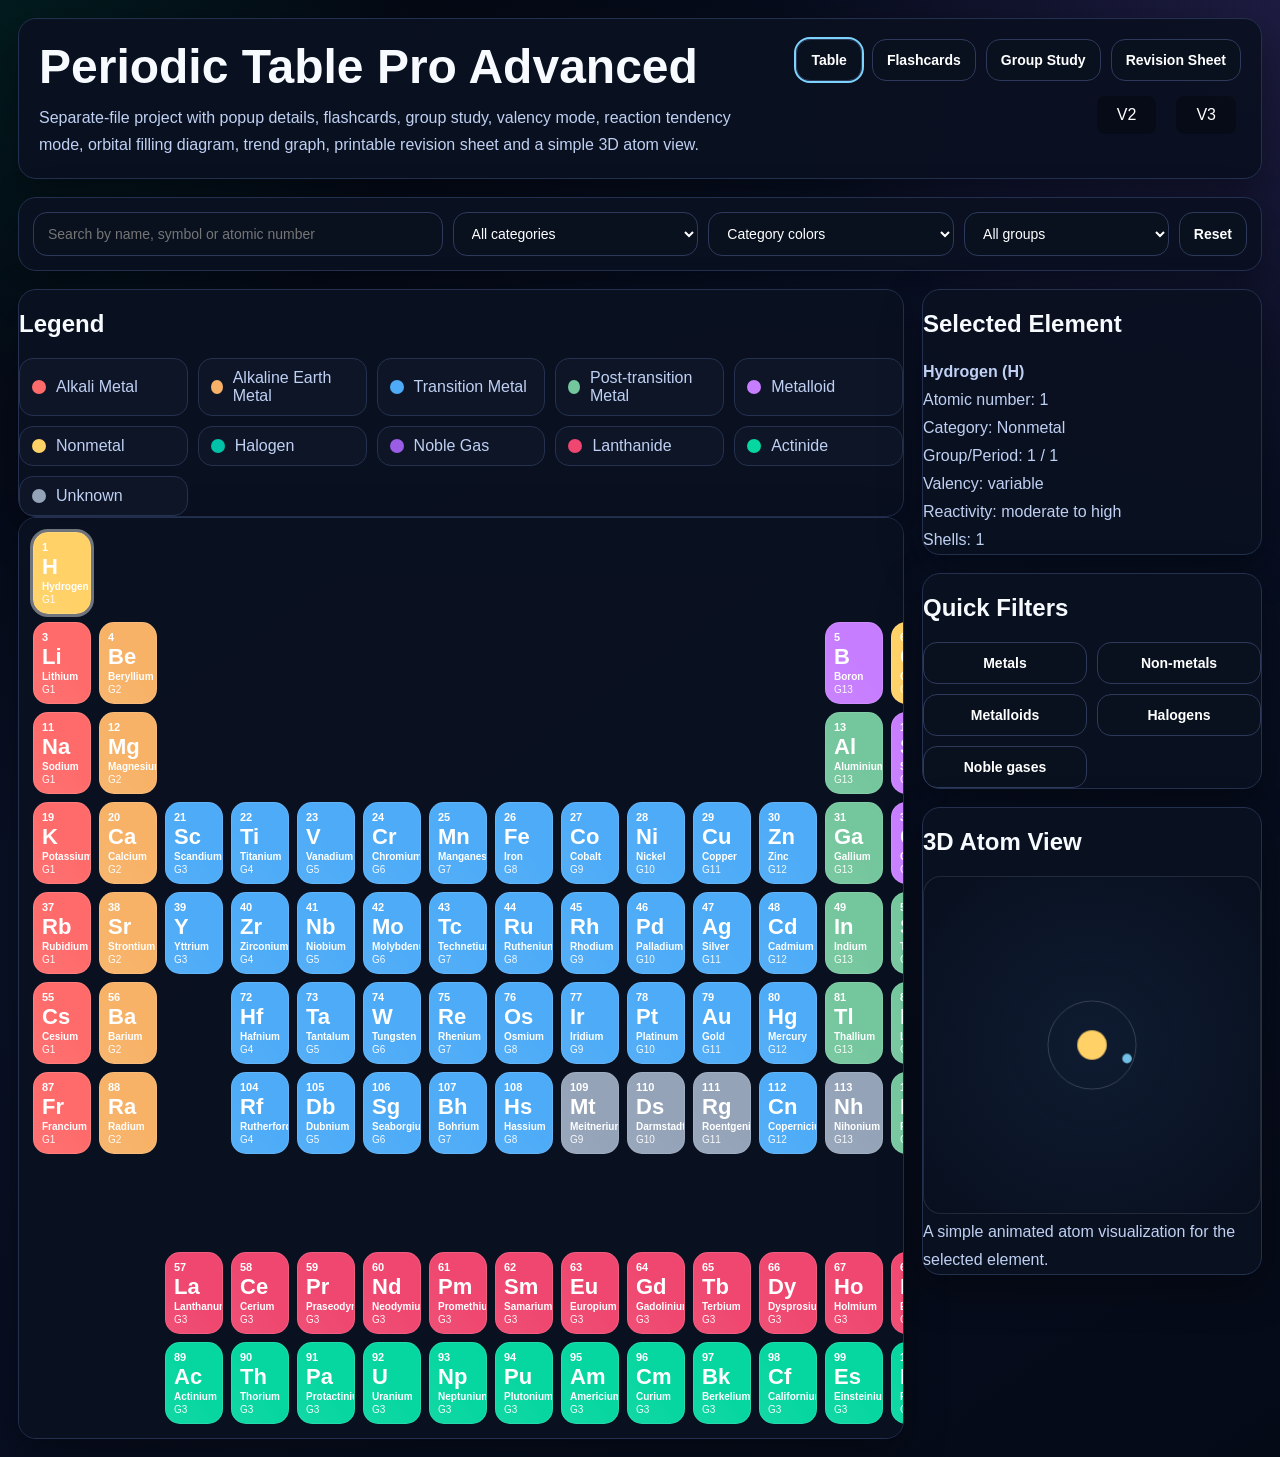
<file: index.html>
<!DOCTYPE html>
<html lang="en">
<head>
  <meta charset="UTF-8" />
  <meta name="viewport" content="width=device-width, initial-scale=1.0" />
  <title>Periodic Table Pro Advanced</title>
  <link rel="stylesheet" href="style.css" />
</head>
<body>
  <div class="app">
    <header class="hero">
      <div>
        <h1>Periodic Table Pro Advanced</h1>
        <p>Separate-file project with popup details, flashcards, group study, valency mode, reaction tendency mode, orbital filling diagram, trend graph, printable revision sheet and a simple 3D atom view.</p>
      </div>
      <nav class="tabs">
        <button class="tab-btn active" data-view="tableView">Table</button>
        <button class="tab-btn" data-view="flashView">Flashcards</button>
        <button class="tab-btn" data-view="groupView">Group Study</button>
        <button class="tab-btn" data-view="revisionView">Revision Sheet</button>
        <a href="V2/V2.html">V2</a>
        <a href="V3/V3.html">V3</a>
      </nav>
    </header>

    <section class="toolbar panel">
      <input id="searchInput" type="text" placeholder="Search by name, symbol or atomic number" />
      <select id="categoryFilter"><option value="all">All categories</option></select>
      <select id="viewMode">
        <option value="category">Category colors</option>
        <option value="valency">Valency mode</option>
        <option value="reactivity">Reaction tendency mode</option>
        <option value="group">Group highlight</option>
        <option value="block">Block mode</option>
      </select>
      <select id="groupFilter"><option value="all">All groups</option></select>
      <button id="resetBtn">Reset</button>
    </section>

    <main class="main-grid">
      <section class="content">
        <section id="tableView" class="view active-view">
          <div class="panel">
            <h2>Legend</h2>
            <div id="legend" class="legend-grid"></div>
          </div>
          <div class="panel table-panel">
            <div id="periodicTable" class="periodic-table"></div>
          </div>
        </section>

        <section id="flashView" class="view">
          <div class="panel flash-toolbar">
            <select id="flashFilter"><option value="all">All flashcards</option></select>
            <button id="prevFlash">Previous</button>
            <button id="flipFlash">Flip</button>
            <button id="nextFlash">Next</button>
          </div>
          <div class="flash-wrap">
            <div id="flashcard" class="flashcard">
              <div class="flash-side flash-front"></div>
              <div class="flash-side flash-back"></div>
            </div>
          </div>
        </section>

        <section id="groupView" class="view">
          <div class="split-grid">
            <div class="panel">
              <h2>Group-wise Study Mode</h2>
              <select id="groupStudySelect"></select>
              <div id="groupStudyInfo" class="info-block"></div>
              <div id="groupStudyElements" class="mini-grid"></div>
            </div>
            <div class="panel">
              <h2>Trend Visualization</h2>
              <div class="chart-controls">
                <select id="trendMetric">
                  <option value="trendRadius">Atomic radius trend</option>
                  <option value="trendEN">Electronegativity trend</option>
                </select>
                <select id="trendScope">
                  <option value="group">Selected group</option>
                  <option value="period">Selected period</option>
                </select>
              </div>
              <canvas id="trendCanvas" width="640" height="320"></canvas>
              <div class="info-block" id="trendNotes"></div>
            </div>
          </div>
        </section>

        <section id="revisionView" class="view">
          <div class="panel">
            <div class="revision-header">
              <h2>Printable Revision Sheet</h2>
              <div class="revision-actions">
                <button id="buildRevision">Build Sheet</button>
                <button id="printSheet">Print</button>
              </div>
            </div>
            <div id="revisionSheet" class="revision-grid"></div>
          </div>
        </section>
      </section>

      <aside class="sidebar">
        <div class="panel">
          <h2>Selected Element</h2>
          <div id="selectedSummary" class="info-block">Select any element card.</div>
        </div>
        <div class="panel">
          <h2>Quick Filters</h2>
          <div class="quick-grid">
            <button class="quick-btn" data-quick="Metals">Metals</button>
            <button class="quick-btn" data-quick="Nonmetals">Non-metals</button>
            <button class="quick-btn" data-quick="Metalloids">Metalloids</button>
            <button class="quick-btn" data-quick="Halogens">Halogens</button>
            <button class="quick-btn" data-quick="Noble">Noble gases</button>
          </div>
        </div>
        <div class="panel">
          <h2>3D Atom View</h2>
          <canvas id="atomCanvas" width="320" height="320"></canvas>
          <div id="atomCaption" class="info-block">A simple animated atom visualization for the selected element.</div>
        </div>
      </aside>
    </main>
  </div>

  <div id="popup" class="popup hidden">
    <div class="popup-card">
      <button id="closePopup" class="close-btn">×</button>
      <div id="popupBody"></div>
    </div>
  </div>

  <script src="script.js"></script>
</body>
</html>
</file>
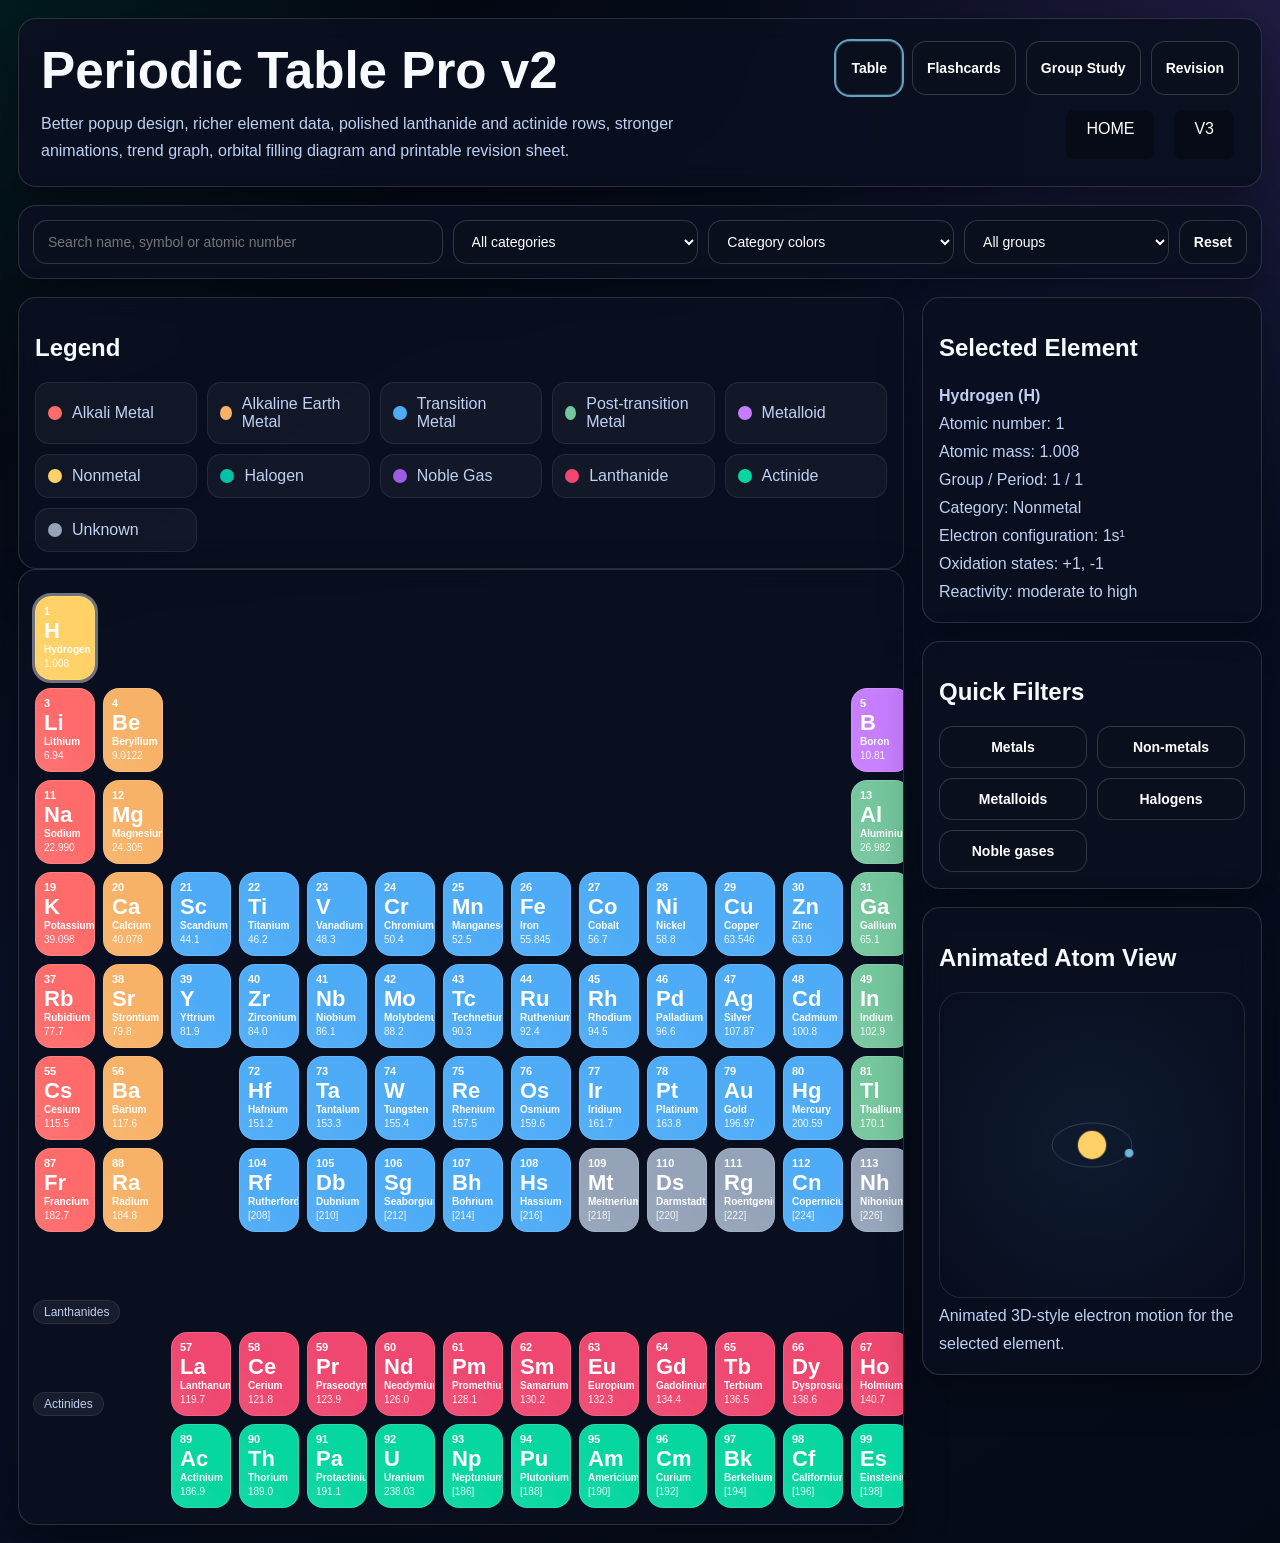
<file: V2/V2.html>
<!DOCTYPE html>
<html lang="en">
<head>
  <meta charset="UTF-8">
  <meta name="viewport" content="width=device-width, initial-scale=1.0">
  <title>Periodic Table Pro v2</title>
  <link rel="stylesheet" href="style.css">
</head>
<body>
  <div class="app">
    <header class="hero glass">
      <div>
        <h1>Periodic Table Pro v2</h1>
        <p>Better popup design, richer element data, polished lanthanide and actinide rows, stronger animations, trend graph, orbital filling diagram and printable revision sheet.</p>
      </div>
      <nav class="nav-tabs">
        <button class="tab active" data-view="tableView">Table</button>
        <button class="tab" data-view="flashView">Flashcards</button>
        <button class="tab" data-view="groupView">Group Study</button>
        <button class="tab" data-view="revisionView">Revision</button>
        <a href="../index.html">HOME</a>
        <a href="../V3/V3.html">V3</a>
      </nav>
    </header>

    <section class="toolbar glass">
      <input id="searchInput" type="text" placeholder="Search name, symbol or atomic number">
      <select id="categoryFilter"><option value="all">All categories</option></select>
      <select id="modeFilter">
        <option value="category">Category colors</option>
        <option value="valency">Valency mode</option>
        <option value="reactivity">Reaction tendency</option>
        <option value="block">Block mode</option>
        <option value="group">Group highlight</option>
      </select>
      <select id="groupFilter"><option value="all">All groups</option></select>
      <button id="resetBtn">Reset</button>
    </section>

    <main class="layout">
      <section class="main-content">
        <section id="tableView" class="view active-view">
          <div class="glass panel">
            <h2>Legend</h2>
            <div id="legend" class="legend-grid"></div>
          </div>
          <div class="glass panel table-panel">
            <div class="series-label lanth-label">Lanthanides</div>
            <div class="series-label act-label">Actinides</div>
            <div id="periodicTable" class="periodic-table"></div>
          </div>
        </section>

        <section id="flashView" class="view">
          <div class="glass panel flash-toolbar">
            <select id="flashFilter"><option value="all">All flashcards</option></select>
            <div class="flash-controls">
              <button id="prevFlash">Previous</button>
              <button id="flipFlash">Flip</button>
              <button id="nextFlash">Next</button>
            </div>
            <div id="flashCounter" class="pill">1 / 1</div>
          </div>
          <div class="flash-wrap">
            <div id="flashcard" class="flashcard">
              <div class="flash-side flash-front"></div>
              <div class="flash-side flash-back"></div>
            </div>
          </div>
        </section>

        <section id="groupView" class="view">
          <div class="group-grid">
            <div class="glass panel">
              <h2>Group-wise Study</h2>
              <select id="groupStudySelect"></select>
              <div id="groupStudyInfo" class="info-block"></div>
              <div id="groupStudyElements" class="mini-grid"></div>
            </div>
            <div class="glass panel">
              <h2>Trend Visualization</h2>
              <div class="chart-controls">
                <select id="trendMetric">
                  <option value="trendRadius">Atomic radius trend</option>
                  <option value="trendEN">Electronegativity trend</option>
                </select>
                <select id="trendScope">
                  <option value="group">Selected group</option>
                  <option value="period">Current period</option>
                </select>
              </div>
              <canvas id="trendCanvas" width="680" height="340"></canvas>
              <div id="trendNotes" class="info-block"></div>
            </div>
          </div>
        </section>

        <section id="revisionView" class="view">
          <div class="glass panel">
            <div class="revision-top">
              <h2>Printable Revision Sheet</h2>
              <div class="revision-actions">
                <button id="buildRevision">Build Sheet</button>
                <button id="printSheet">Print</button>
              </div>
            </div>
            <div id="revisionSheet" class="revision-grid"></div>
          </div>
        </section>
      </section>

      <aside class="sidebar">
        <div class="glass panel">
          <h2>Selected Element</h2>
          <div id="selectedSummary" class="info-block">Choose an element card.</div>
        </div>
        <div class="glass panel">
          <h2>Quick Filters</h2>
          <div class="quick-grid">
            <button class="quick-btn" data-type="metal">Metals</button>
            <button class="quick-btn" data-type="nonmetal">Non-metals</button>
            <button class="quick-btn" data-type="metalloid">Metalloids</button>
            <button class="quick-btn" data-type="halogen">Halogens</button>
            <button class="quick-btn" data-type="noble">Noble gases</button>
          </div>
        </div>
        <div class="glass panel">
          <h2>Animated Atom View</h2>
          <canvas id="atomCanvas" width="320" height="320"></canvas>
          <div class="info-block" id="atomCaption">Animated 3D-style electron motion for the selected element.</div>
        </div>
      </aside>
    </main>
  </div>

  <div id="popup" class="popup hidden">
    <div class="popup-card glass">
      <button id="closePopup" class="close-btn">×</button>
      <div id="popupBody"></div>
    </div>
  </div>

  <script src="script.js"></script>
</body>
</html>
</file>
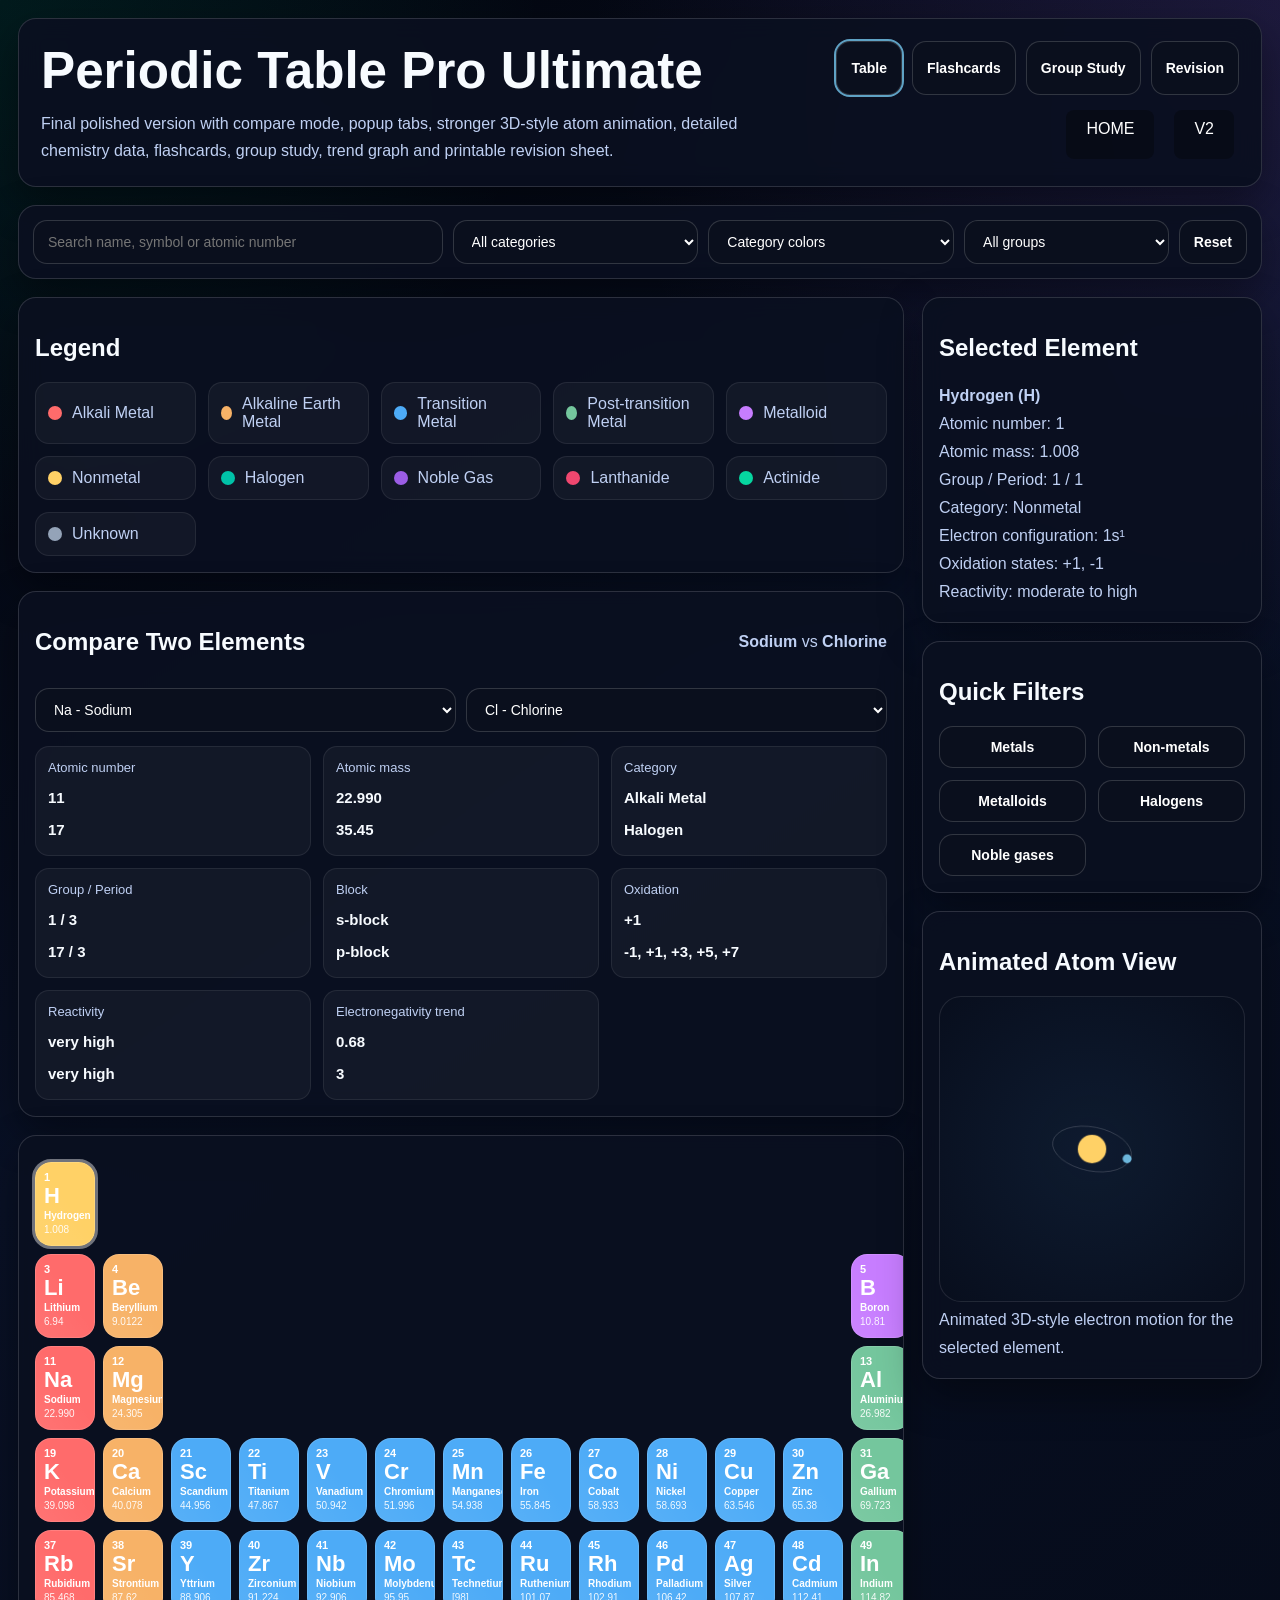
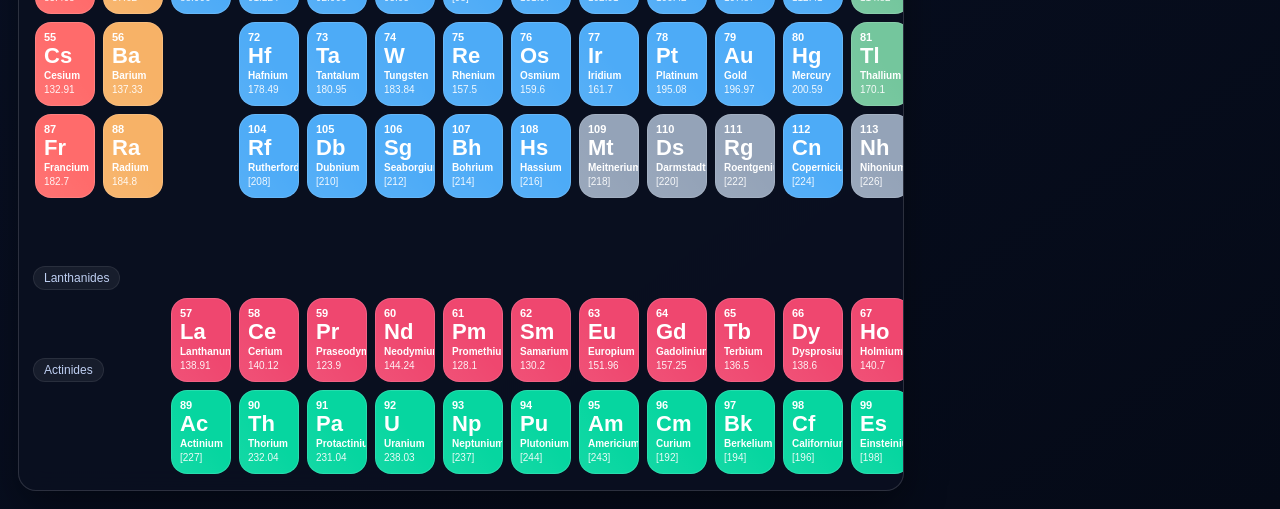
<file: V3/V3.html>
<!DOCTYPE html>
<html lang="en">
<head>
  <meta charset="UTF-8">
  <meta name="viewport" content="width=device-width, initial-scale=1.0">
  <title>Periodic Table Pro Ultimate</title>
  <link rel="stylesheet" href="style.css">
</head>
<body>
  <div class="app">
    <header class="hero glass">
      <div>
        <h1>Periodic Table Pro Ultimate</h1>
        <p>Final polished version with compare mode, popup tabs, stronger 3D-style atom animation, detailed chemistry data, flashcards, group study, trend graph and printable revision sheet.</p>
      </div>
      <nav class="nav-tabs">
        <button class="tab active" data-view="tableView">Table</button>
        <button class="tab" data-view="flashView">Flashcards</button>
        <button class="tab" data-view="groupView">Group Study</button>
        <button class="tab" data-view="revisionView">Revision</button>
        <a href="../index.html">HOME</a>
        <a href="../V2/V2.html">V2</a>
      </nav>
    </header>

    <section class="toolbar glass">
      <input id="searchInput" type="text" placeholder="Search name, symbol or atomic number">
      <select id="categoryFilter"><option value="all">All categories</option></select>
      <select id="modeFilter">
        <option value="category">Category colors</option>
        <option value="valency">Valency mode</option>
        <option value="reactivity">Reaction tendency</option>
        <option value="block">Block mode</option>
        <option value="group">Group highlight</option>
      </select>
      <select id="groupFilter"><option value="all">All groups</option></select>
      <button id="resetBtn">Reset</button>
    </section>

    <main class="layout">
      <section class="main-content">
        <section id="tableView" class="view active-view">
          <div class="glass panel">
            <h2>Legend</h2>
            <div id="legend" class="legend-grid"></div>
          </div>

          <div class="glass panel compare-panel">
            <div class="compare-top">
              <h2>Compare Two Elements</h2>
              <div id="compareSummary" class="info-block"></div>
            </div>
            <div class="compare-controls">
              <select id="compareA"></select>
              <select id="compareB"></select>
            </div>
            <div id="compareGrid" class="compare-grid"></div>
          </div>

          <div class="glass panel table-panel">
            <div class="series-label lanth-label">Lanthanides</div>
            <div class="series-label act-label">Actinides</div>
            <div id="periodicTable" class="periodic-table"></div>
          </div>
        </section>

        <section id="flashView" class="view">
          <div class="glass panel flash-toolbar">
            <select id="flashFilter"><option value="all">All flashcards</option></select>
            <div class="flash-controls">
              <button id="prevFlash">Previous</button>
              <button id="flipFlash">Flip</button>
              <button id="nextFlash">Next</button>
            </div>
            <div id="flashCounter" class="pill">1 / 1</div>
          </div>
          <div class="flash-wrap">
            <div id="flashcard" class="flashcard">
              <div class="flash-side flash-front"></div>
              <div class="flash-side flash-back"></div>
            </div>
          </div>
        </section>

        <section id="groupView" class="view">
          <div class="group-grid">
            <div class="glass panel">
              <h2>Group-wise Study</h2>
              <select id="groupStudySelect"></select>
              <div id="groupStudyInfo" class="info-block"></div>
              <div id="groupStudyElements" class="mini-grid"></div>
            </div>
            <div class="glass panel">
              <h2>Trend Visualization</h2>
              <div class="chart-controls">
                <select id="trendMetric">
                  <option value="trendRadius">Atomic radius trend</option>
                  <option value="trendEN">Electronegativity trend</option>
                </select>
                <select id="trendScope">
                  <option value="group">Selected group</option>
                  <option value="period">Current period</option>
                </select>
              </div>
              <canvas id="trendCanvas" width="680" height="340"></canvas>
              <div id="trendNotes" class="info-block"></div>
            </div>
          </div>
        </section>

        <section id="revisionView" class="view">
          <div class="glass panel">
            <div class="revision-top">
              <h2>Printable Revision Sheet</h2>
              <div class="revision-actions">
                <button id="buildRevision">Build Sheet</button>
                <button id="printSheet">Print</button>
              </div>
            </div>
            <div id="revisionSheet" class="revision-grid"></div>
          </div>
        </section>
      </section>

      <aside class="sidebar">
        <div class="glass panel">
          <h2>Selected Element</h2>
          <div id="selectedSummary" class="info-block">Choose an element card.</div>
        </div>
        <div class="glass panel">
          <h2>Quick Filters</h2>
          <div class="quick-grid">
            <button class="quick-btn" data-type="metal">Metals</button>
            <button class="quick-btn" data-type="nonmetal">Non-metals</button>
            <button class="quick-btn" data-type="metalloid">Metalloids</button>
            <button class="quick-btn" data-type="halogen">Halogens</button>
            <button class="quick-btn" data-type="noble">Noble gases</button>
          </div>
        </div>
        <div class="glass panel">
          <h2>Animated Atom View</h2>
          <canvas id="atomCanvas" width="320" height="320"></canvas>
          <div class="info-block">Animated 3D-style electron motion for the selected element.</div>
        </div>
      </aside>
    </main>
  </div>

  <div id="popup" class="popup hidden">
    <div class="popup-card glass">
      <button id="closePopup" class="close-btn">×</button>
      <div id="popupBody"></div>
    </div>
  </div>

  <script src="script.js"></script>
</body>
</html>
</file>
<file: style.css>
*{box-sizing:border-box}
:root{
  --bg:#05070d;
  --bg2:#0d1527;
  --panel:#0a1020;
  --panel2:#101833;
  --text:#f7fbff;
  --muted:#bfd0f3;
  --border:#23304f;
  --shadow:0 14px 40px rgba(0,0,0,.38);
  --radius:18px;
}
a {
  display: inline-block;
  padding: 10px 20px;
  background: rgb(0, 0, 0, .31);
  color: rgb(255, 255, 255);
  text-decoration: none;
  border-radius: 8px;
  margin: 5px;
}
body{
  margin:0;
  font-family:Inter,Arial,sans-serif;
  color:var(--text);
  background:
    radial-gradient(circle at top left, rgba(0,194,168,.12), transparent 22%),
    radial-gradient(circle at top right, rgba(155,93,229,.14), transparent 26%),
    linear-gradient(145deg,#02040a,#091126 38%,#050a17 100%);
}
.app{max-width:1700px;margin:0 auto;padding:18px}
.hero,.panel,.popup-card{
  background:rgba(10,16,32,.94);
  border:1px solid var(--border);
  border-radius:var(--radius);
  box-shadow:var(--shadow);
}
.hero{
  padding:20px;
  display:grid;
  grid-template-columns:1.5fr 1fr;
  gap:18px;
  align-items:start;
  margin-bottom:18px;
}
.hero h1{margin:0 0 10px;font-size:clamp(28px,4vw,48px)}
.hero p{margin:0;color:var(--muted);line-height:1.7}
.tabs{display:flex;flex-wrap:wrap;gap:10px;justify-content:flex-end}
button,input,select{
  border:1px solid #2d3a5c;
  background:#09111f;
  color:#fff;
  border-radius:14px;
  padding:12px 14px;
  font-size:14px;
}
button{cursor:pointer;font-weight:700}
button:hover{background:#12203b}
.tab-btn.active,.quick-btn.active{outline:2px solid #7dd3fc}
.toolbar{
  padding:14px;
  display:grid;
  grid-template-columns:2fr 1.2fr 1.2fr 1fr auto;
  gap:10px;
  margin-bottom:18px;
}
.main-grid{display:grid;grid-template-columns:minmax(0,1fr) 340px;gap:18px}
.view{display:none}
.active-view{display:block}
.legend-grid,.quick-grid,.mini-grid,.revision-grid{
  display:grid;
  grid-template-columns:repeat(auto-fit,minmax(150px,1fr));
  gap:10px;
}
.legend-item,.mini-card,.revision-card{
  background:#0d1527;
  border:1px solid #243250;
  border-radius:14px;
  padding:10px 12px;
}
.legend-item{display:flex;align-items:center;gap:10px;color:var(--muted)}
.swatch{width:14px;height:14px;border-radius:50%}
.table-panel{padding:14px;overflow:auto}
.periodic-table{
  display:grid;
  grid-template-columns:repeat(18,minmax(58px,1fr));
  gap:8px;
  min-width:1180px;
}
.blank,.element{min-height:82px;border-radius:15px}
.blank{opacity:0}
.element{
  position:relative;
  padding:8px;
  border:1px solid rgba(255,255,255,.12);
  color:#fff;
  display:flex;
  flex-direction:column;
  justify-content:space-between;
  cursor:pointer;
  overflow:hidden;
  transition:.2s ease;
}
.element::after{
  content:"";
  position:absolute;inset:0;
  background:linear-gradient(to top right, rgba(255,255,255,.05), transparent 55%);
  pointer-events:none;
}
.element:hover{transform:translateY(-4px) scale(1.02)}
.element.active{outline:3px solid rgba(255,255,255,.42)}
.element.dim{opacity:.14;filter:grayscale(.45)}
.num{font-size:11px;font-weight:700}
.symbol{font-size:22px;font-weight:900;line-height:1}
.name{font-size:10px;font-weight:700}
.meta{font-size:10px;opacity:.92}
.sidebar{display:grid;gap:18px;align-content:start}
.info-block{line-height:1.75;color:var(--muted)}
.quick-grid{grid-template-columns:1fr 1fr}
#atomCanvas,#trendCanvas{
  width:100%;
  background:radial-gradient(circle at center, rgba(77,171,247,.08), rgba(0,0,0,.04));
  border-radius:18px;
  border:1px solid rgba(255,255,255,.1);
}
.flash-toolbar{display:flex;gap:10px;flex-wrap:wrap}
.flash-wrap{min-height:420px;display:grid;place-items:center}
.flashcard{
  width:min(560px,94vw);
  height:320px;
  position:relative;
  transform-style:preserve-3d;
  transition:transform .7s ease;
  cursor:pointer;
}
.flashcard.flipped{transform:rotateY(180deg)}
.flash-side{
  position:absolute;inset:0;
  background:linear-gradient(135deg,#101833,#0a1020);
  border:1px solid #2b3b61;
  border-radius:24px;
  display:grid;
  place-items:center;
  padding:24px;
  text-align:center;
  backface-visibility:hidden;
  box-shadow:var(--shadow);
}
.flash-front .flash-symbol{font-size:72px;font-weight:900}
.flash-front .flash-name{font-size:24px;margin-top:8px}
.flash-back{transform:rotateY(180deg);line-height:1.8;color:var(--muted);font-size:16px}
.split-grid{display:grid;grid-template-columns:1fr 1fr;gap:18px}
.chart-controls,.revision-header,.revision-actions{display:flex;gap:10px;flex-wrap:wrap;align-items:center}
.revision-header{justify-content:space-between;margin-bottom:14px}
.revision-card h3{margin:0 0 8px}
.popup{
  position:fixed;inset:0;background:rgba(0,0,0,.78);
  display:grid;place-items:center;padding:16px;
}
.hidden{display:none!important}
.popup-card{
  width:min(860px,96vw);
  max-height:90vh;
  overflow:auto;
  padding:20px;
  position:relative;
}
.close-btn{position:absolute;top:12px;right:12px;width:42px;height:42px;padding:0;font-size:22px}
.popup-title{display:flex;gap:14px;align-items:center;margin-bottom:14px}
.popup-badge{
  width:72px;height:72px;border-radius:18px;
  display:grid;place-items:center;font-size:28px;font-weight:900;
  border:1px solid rgba(255,255,255,.18)
}
.popup-grid{display:grid;grid-template-columns:1fr 1fr;gap:12px}
.popup-chip{
  background:#0d1527;border:1px solid #243250;border-radius:14px;padding:12px
}
.orbital-boxes{display:grid;gap:8px;margin-top:12px}
.orbital-row{display:flex;align-items:center;gap:10px;flex-wrap:wrap}
.boxset{display:flex;gap:6px;flex-wrap:wrap}
.orbital-box{
  width:28px;height:28px;border:1px solid #445a82;border-radius:6px;
  display:grid;place-items:center;background:#07101d;font-size:14px
}
@media print{
  body{background:#fff;color:#000}
  .hero,.toolbar,.sidebar,.tabs,.popup,.flash-toolbar,.revision-actions,.legend-grid{display:none!important}
  .view{display:none!important}
  #revisionView{display:block!important}
  .panel,.revision-card{box-shadow:none;border:1px solid #aaa;background:#fff;color:#000}
}
@media (max-width:1100px){
  .main-grid,.hero,.split-grid{grid-template-columns:1fr}
}
@media (max-width:760px){
  .toolbar{grid-template-columns:1fr}
  .quick-grid{grid-template-columns:1fr 1fr}
}
</file>
<file: V2/style.css>
*{box-sizing:border-box}
:root{
  --panel:rgba(10,16,32,.92);
  --text:#f7fbff;
  --muted:#bfd0f3;
  --border:rgba(255,255,255,.14);
  --shadow:0 16px 42px rgba(0,0,0,.4);
  --radius:18px;
}
a {
  display: inline-block;
  padding: 10px 20px;
  background: rgb(0, 0, 0, .31);
  color: rgb(255, 255, 255);
  text-decoration: none;
  border-radius: 8px;
  margin: 5px;
}
body{
  margin:0;
  font-family:Inter,Arial,sans-serif;
  color:var(--text);
  background:
    radial-gradient(circle at top left, rgba(0,194,168,.12), transparent 22%),
    radial-gradient(circle at top right, rgba(155,93,229,.15), transparent 28%),
    linear-gradient(145deg,#02040a,#091126 40%,#050a17 100%);
}
.app{max-width:1720px;margin:0 auto;padding:18px}
.glass{
  background:var(--panel);
  border:1px solid var(--border);
  border-radius:var(--radius);
  box-shadow:var(--shadow);
  backdrop-filter:blur(12px);
}
.hero{display:grid;grid-template-columns:1.5fr 1fr;gap:18px;padding:22px;margin-bottom:18px}
.hero h1{margin:0 0 10px;font-size:clamp(30px,4vw,52px)}
.hero p{margin:0;color:var(--muted);line-height:1.7}
.nav-tabs{display:flex;flex-wrap:wrap;justify-content:flex-end;gap:10px}
button,input,select{
  border:1px solid rgba(255,255,255,.16);
  background:#0a0f1d;color:#fff;border-radius:14px;
  padding:12px 14px;font-size:14px;transition:.25s ease
}
button{cursor:pointer;font-weight:700}
button:hover{background:#111933;transform:translateY(-2px)}
.tab.active,.quick-btn.active{outline:2px solid rgba(125,211,252,.75)}
.toolbar{padding:14px;display:grid;grid-template-columns:2fr 1.2fr 1.2fr 1fr auto;gap:10px;margin-bottom:18px}
.layout{display:grid;grid-template-columns:minmax(0,1fr) 340px;gap:18px}
.view{display:none}.active-view{display:block}
.panel{padding:16px}
.legend-grid,.quick-grid,.mini-grid,.revision-grid{display:grid;grid-template-columns:repeat(auto-fit,minmax(150px,1fr));gap:10px}
.legend-item,.mini-card,.revision-card,.popup-chip{
  background:rgba(255,255,255,.04);border:1px solid rgba(255,255,255,.08);
  border-radius:14px;padding:12px
}
.legend-item{display:flex;align-items:center;gap:10px;color:var(--muted)}
.swatch{width:14px;height:14px;border-radius:50%}
.table-panel{overflow:auto;position:relative}
.periodic-table{display:grid;grid-template-columns:repeat(18,minmax(60px,1fr));gap:8px;min-width:1200px;padding-top:10px}
.blank,.element{min-height:84px;border-radius:16px}.blank{opacity:0}
.element{
  position:relative;border:1px solid rgba(255,255,255,.14);padding:8px 8px 10px;
  display:flex;flex-direction:column;justify-content:space-between;cursor:pointer;overflow:hidden;
  transition:transform .2s ease, box-shadow .2s ease, opacity .2s ease;color:#fff
}
.element::after{content:"";position:absolute;inset:0;background:linear-gradient(to top right, rgba(255,255,255,.06), transparent 55%);pointer-events:none}
.element:hover{transform:translateY(-4px) scale(1.03);box-shadow:0 12px 24px rgba(0,0,0,.28)}
.element.active{outline:3px solid rgba(255,255,255,.42)}
.element.dim{opacity:.12;filter:grayscale(.45)}
.element.lanth{box-shadow:0 0 0 1px rgba(239,71,111,.35) inset}
.element.act{box-shadow:0 0 0 1px rgba(6,214,160,.35) inset}
.num{font-size:11px;font-weight:700}.symbol{font-size:22px;font-weight:900;line-height:1}
.name{font-size:10px;font-weight:700;line-height:1.2}.meta{font-size:10px;opacity:.92}
.series-label{position:absolute;left:14px;font-size:12px;color:var(--muted);padding:4px 10px;border-radius:999px;background:rgba(255,255,255,.06);border:1px solid rgba(255,255,255,.08)}
.lanth-label{top:730px}.act-label{top:822px}
.sidebar{display:grid;gap:18px;align-content:start}.info-block{line-height:1.75;color:var(--muted)}.quick-grid{grid-template-columns:1fr 1fr}
#atomCanvas,#trendCanvas{width:100%;background:radial-gradient(circle at center, rgba(77,171,247,.08), rgba(0,0,0,.04));border-radius:22px;border:1px solid rgba(255,255,255,.1)}
.flash-toolbar{display:flex;flex-wrap:wrap;gap:10px;align-items:center;justify-content:space-between}.flash-controls{display:flex;gap:10px;flex-wrap:wrap}
.pill{padding:10px 12px;border-radius:999px;background:rgba(255,255,255,.06);border:1px solid rgba(255,255,255,.08)}
.flash-wrap{min-height:430px;display:grid;place-items:center}
.flashcard{width:min(580px,94vw);height:330px;position:relative;transform-style:preserve-3d;transition:transform .8s ease;cursor:pointer}
.flashcard.flipped{transform:rotateY(180deg)}
.flash-side{position:absolute;inset:0;border-radius:26px;border:1px solid rgba(255,255,255,.16);background:linear-gradient(135deg,#101833,#0a1020);display:grid;place-items:center;padding:28px;text-align:center;backface-visibility:hidden;box-shadow:var(--shadow)}
.flash-front .big-symbol{font-size:78px;font-weight:900}.flash-front .big-name{font-size:24px;margin-top:8px}
.flash-back{transform:rotateY(180deg);line-height:1.85;color:var(--muted);font-size:16px}
.group-grid{display:grid;grid-template-columns:1fr 1fr;gap:18px}
.chart-controls,.revision-top,.revision-actions{display:flex;gap:10px;flex-wrap:wrap;align-items:center}
.revision-top{justify-content:space-between;margin-bottom:14px}
.popup{position:fixed;inset:0;background:rgba(0,0,0,.78);display:grid;place-items:center;padding:16px}
.hidden{display:none!important}
.popup-card{width:min(920px,96vw);max-height:92vh;overflow:auto;padding:20px;position:relative;animation:popupIn .25s ease}
@keyframes popupIn{from{transform:translateY(18px) scale(.97);opacity:0}to{transform:translateY(0) scale(1);opacity:1}}
.close-btn{position:absolute;top:12px;right:12px;width:42px;height:42px;padding:0;font-size:22px}
.popup-title{display:flex;gap:16px;align-items:center;margin-bottom:14px}
.popup-badge{width:78px;height:78px;border-radius:20px;display:grid;place-items:center;font-size:30px;font-weight:900;border:1px solid rgba(255,255,255,.2)}
.popup-grid{display:grid;grid-template-columns:1fr 1fr;gap:12px}
.popup-chip strong{display:block;margin-bottom:6px;color:#fff}
.orbital-wrap{margin-top:14px}.orbital-boxes{display:grid;gap:8px}.orbital-row{display:flex;align-items:center;gap:10px;flex-wrap:wrap}
.boxset{display:flex;gap:6px;flex-wrap:wrap}.orbital-box{width:28px;height:28px;border:1px solid #445a82;border-radius:6px;display:grid;place-items:center;background:#07101d;font-size:14px}
@media print{
  body{background:#fff;color:#000}
  .hero,.toolbar,.sidebar,.popup,.legend-grid,.flash-toolbar,.nav-tabs,.series-label{display:none!important}
  .view{display:none!important}
  #revisionView{display:block!important}
  .glass,.revision-card{background:#fff!important;color:#000!important;box-shadow:none;border:1px solid #aaa}
}
@media (max-width:1100px){.hero,.layout,.group-grid{grid-template-columns:1fr}.lanth-label,.act-label{display:none}}
@media (max-width:760px){.toolbar{grid-template-columns:1fr}.popup-grid{grid-template-columns:1fr}}
</file>
<file: V3/style.css>
* {
  box-sizing: border-box;
}

:root {
  --panel: rgba(10, 16, 32, 0.92);
  --text: #f7fbff;
  --muted: #bfd0f3;
  --border: rgba(255, 255, 255, 0.14);
  --shadow: 0 16px 42px rgba(0, 0, 0, 0.4);
  --radius: 18px;
}
a {
  display: inline-block;
  padding: 10px 20px;
  background: rgb(0, 0, 0, .31);
  color: rgb(255, 255, 255);
  text-decoration: none;
  border-radius: 8px;
  margin: 5px;
}
body {
  margin: 0;
  font-family: Inter, Arial, sans-serif;
  color: var(--text);
  background:
    radial-gradient(circle at top left, rgba(0, 194, 168, 0.12), transparent 22%),
    radial-gradient(circle at top right, rgba(155, 93, 229, 0.15), transparent 28%),
    linear-gradient(145deg, #02040a, #091126 40%, #050a17 100%);
}

.app {
  max-width: 1760px;
  margin: 0 auto;
  padding: 18px;
}

.glass {
  background: var(--panel);
  border: 1px solid var(--border);
  border-radius: var(--radius);
  box-shadow: var(--shadow);
  backdrop-filter: blur(12px);
}

.hero {
  display: grid;
  grid-template-columns: 1.5fr 1fr;
  gap: 18px;
  padding: 22px;
  margin-bottom: 18px;
}

.hero h1 {
  margin: 0 0 10px;
  font-size: clamp(30px, 4vw, 52px);
}

.hero p {
  margin: 0;
  color: var(--muted);
  line-height: 1.7;
}

.nav-tabs {
  display: flex;
  flex-wrap: wrap;
  justify-content: flex-end;
  gap: 10px;
}

button,
input,
select {
  border: 1px solid rgba(255, 255, 255, 0.16);
  background: #0a0f1d;
  color: #fff;
  border-radius: 14px;
  padding: 12px 14px;
  font-size: 14px;
  transition: 0.25s ease;
}

button {
  cursor: pointer;
  font-weight: 700;
}

button:hover {
  background: #111933;
  transform: translateY(-2px);
}

.tab.active,
.quick-btn.active,
.popup-tab.active {
  outline: 2px solid rgba(125, 211, 252, 0.75);
}

.toolbar {
  padding: 14px;
  display: grid;
  grid-template-columns: 2fr 1.2fr 1.2fr 1fr auto;
  gap: 10px;
  margin-bottom: 18px;
}

.layout {
  display: grid;
  grid-template-columns: minmax(0, 1fr) 340px;
  gap: 18px;
}

.view {
  display: none;
}

.active-view {
  display: block;
}

.panel {
  padding: 16px;
}

.legend-grid,
.quick-grid,
.mini-grid,
.revision-grid,
.compare-grid {
  display: grid;
  gap: 12px;
}

.legend-grid,
.mini-grid,
.revision-grid {
  grid-template-columns: repeat(auto-fit, minmax(150px, 1fr));
}

.quick-grid {
  grid-template-columns: 1fr 1fr;
}

.compare-grid {
  grid-template-columns: repeat(auto-fit, minmax(220px, 1fr));
}

.legend-item,
.mini-card,
.revision-card,
.popup-chip,
.compare-item {
  background: rgba(255, 255, 255, 0.04);
  border: 1px solid rgba(255, 255, 255, 0.08);
  border-radius: 14px;
  padding: 12px;
}

.legend-item {
  display: flex;
  align-items: center;
  gap: 10px;
  color: var(--muted);
}

.swatch {
  width: 14px;
  height: 14px;
  border-radius: 50%;
}

.compare-panel {
  margin-top: 18px;
}

.compare-top,
.compare-controls,
.chart-controls,
.revision-top,
.revision-actions,
.flash-toolbar,
.flash-controls,
.popup-tab-row {
  display: flex;
  gap: 10px;
  flex-wrap: wrap;
  align-items: center;
}

.compare-top,
.revision-top {
  justify-content: space-between;
}

.compare-controls {
  margin: 12px 0 14px;
}

.compare-controls select {
  min-width: 220px;
  flex: 1;
}

.compare-item {
  display: grid;
  grid-template-columns: 1fr;
  gap: 8px;
  min-height: 110px;
}

.compare-item span {
  color: var(--muted);
  font-size: 13px;
  line-height: 1.4;
}

.compare-item strong {
  display: flex;
  justify-content: space-between;
  align-items: flex-start;
  gap: 12px;
  flex-wrap: wrap;
  word-break: break-word;
  line-height: 1.5;
  font-size: 15px;
}

.table-panel {
  overflow: auto;
  position: relative;
  margin-top: 18px;
}

.periodic-table {
  display: grid;
  grid-template-columns: repeat(18, minmax(60px, 1fr));
  gap: 8px;
  min-width: 1200px;
  padding-top: 10px;
}

.blank,
.element {
  min-height: 84px;
  border-radius: 16px;
}

.blank {
  opacity: 0;
}

.element {
  position: relative;
  border: 1px solid rgba(255, 255, 255, 0.14);
  padding: 8px 8px 10px;
  display: flex;
  flex-direction: column;
  justify-content: space-between;
  cursor: pointer;
  overflow: hidden;
  transition: transform 0.2s ease, box-shadow 0.2s ease, opacity 0.2s ease;
  color: #fff;
}

.element::after {
  content: "";
  position: absolute;
  inset: 0;
  background: linear-gradient(to top right, rgba(255, 255, 255, 0.06), transparent 55%);
  pointer-events: none;
}

.element:hover {
  transform: translateY(-4px) scale(1.03);
  box-shadow: 0 12px 24px rgba(0, 0, 0, 0.28);
}

.element.active {
  outline: 3px solid rgba(255, 255, 255, 0.42);
}

.element.dim {
  opacity: 0.12;
  filter: grayscale(0.45);
}

.element.lanth {
  box-shadow: 0 0 0 1px rgba(239, 71, 111, 0.35) inset;
}

.element.act {
  box-shadow: 0 0 0 1px rgba(6, 214, 160, 0.35) inset;
}

.num {
  font-size: 11px;
  font-weight: 700;
}

.symbol {
  font-size: 22px;
  font-weight: 900;
  line-height: 1;
}

.name {
  font-size: 10px;
  font-weight: 700;
  line-height: 1.2;
}

.meta {
  font-size: 10px;
  opacity: 0.92;
}

.series-label {
  position: absolute;
  left: 14px;
  font-size: 12px;
  color: var(--muted);
  padding: 4px 10px;
  border-radius: 999px;
  background: rgba(255, 255, 255, 0.06);
  border: 1px solid rgba(255, 255, 255, 0.08);
}

.lanth-label {
  top: 730px;
}

.act-label {
  top: 822px;
}

.sidebar {
  display: grid;
  gap: 18px;
  align-content: start;
}

.info-block {
  line-height: 1.75;
  color: var(--muted);
}

#atomCanvas,
#trendCanvas {
  width: 100%;
  background: radial-gradient(circle at center, rgba(77, 171, 247, 0.08), rgba(0, 0, 0, 0.04));
  border-radius: 22px;
  border: 1px solid rgba(255, 255, 255, 0.1);
}

.flash-wrap {
  min-height: 430px;
  display: grid;
  place-items: center;
}

.pill {
  padding: 10px 12px;
  border-radius: 999px;
  background: rgba(255, 255, 255, 0.06);
  border: 1px solid rgba(255, 255, 255, 0.08);
}

.flashcard {
  width: min(580px, 94vw);
  height: 330px;
  position: relative;
  transform-style: preserve-3d;
  transition: transform 0.8s ease;
  cursor: pointer;
}

.flashcard.flipped {
  transform: rotateY(180deg);
}

.flash-side {
  position: absolute;
  inset: 0;
  border-radius: 26px;
  border: 1px solid rgba(255, 255, 255, 0.16);
  background: linear-gradient(135deg, #101833, #0a1020);
  display: grid;
  place-items: center;
  padding: 28px;
  text-align: center;
  backface-visibility: hidden;
  box-shadow: var(--shadow);
}

.flash-front .big-symbol {
  font-size: 78px;
  font-weight: 900;
}

.flash-front .big-name {
  font-size: 24px;
  margin-top: 8px;
}

.flash-back {
  transform: rotateY(180deg);
  line-height: 1.85;
  color: var(--muted);
  font-size: 16px;
}

.group-grid {
  display: grid;
  grid-template-columns: 1fr 1fr;
  gap: 18px;
}

.popup {
  position: fixed;
  inset: 0;
  background: rgba(0, 0, 0, 0.78);
  display: grid;
  place-items: center;
  padding: 16px;
}

.hidden {
  display: none !important;
}

.popup-card {
  width: min(960px, 96vw);
  max-height: 92vh;
  overflow: auto;
  padding: 20px;
  position: relative;
  animation: popupIn 0.25s ease;
}

@keyframes popupIn {
  from {
    transform: translateY(18px) scale(0.97);
    opacity: 0;
  }
  to {
    transform: translateY(0) scale(1);
    opacity: 1;
  }
}

.close-btn {
  position: absolute;
  top: 12px;
  right: 12px;
  width: 42px;
  height: 42px;
  padding: 0;
  font-size: 22px;
}

.popup-title {
  display: flex;
  gap: 16px;
  align-items: center;
  margin-bottom: 14px;
}

.popup-badge {
  width: 78px;
  height: 78px;
  border-radius: 20px;
  display: grid;
  place-items: center;
  font-size: 30px;
  font-weight: 900;
  border: 1px solid rgba(255, 255, 255, 0.2);
}

.popup-grid {
  display: grid;
  grid-template-columns: 1fr 1fr;
  gap: 12px;
}

.popup-chip strong {
  display: block;
  margin-bottom: 6px;
  color: #fff;
}

.popup-tab-row {
  margin-bottom: 14px;
}

.popup-tab {
  padding: 10px 12px;
}

.orbital-wrap {
  margin-top: 14px;
}

.orbital-boxes {
  display: grid;
  gap: 8px;
}

.orbital-row {
  display: flex;
  align-items: center;
  gap: 10px;
  flex-wrap: wrap;
}

.boxset {
  display: flex;
  gap: 6px;
  flex-wrap: wrap;
}

.orbital-box {
  width: 28px;
  height: 28px;
  border: 1px solid #445a82;
  border-radius: 6px;
  display: grid;
  place-items: center;
  background: #07101d;
  font-size: 14px;
}

@media print {
  body {
    background: #fff;
    color: #000;
  }

  .hero,
  .toolbar,
  .sidebar,
  .popup,
  .legend-grid,
  .flash-toolbar,
  .nav-tabs,
  .series-label,
  .compare-panel {
    display: none !important;
  }

  .view {
    display: none !important;
  }

  #revisionView {
    display: block !important;
  }

  .glass,
  .revision-card {
    background: #fff !important;
    color: #000 !important;
    box-shadow: none;
    border: 1px solid #aaa;
  }
}

@media (max-width: 1100px) {
  .hero,
  .layout,
  .group-grid {
    grid-template-columns: 1fr;
  }

  .lanth-label,
  .act-label {
    display: none;
  }
}

@media (max-width: 760px) {
  .toolbar {
    grid-template-columns: 1fr;
  }

  .popup-grid {
    grid-template-columns: 1fr;
  }

  .compare-controls {
    display: grid;
    grid-template-columns: 1fr;
  }

  .compare-item strong {
    flex-direction: column;
    align-items: flex-start;
  }
}
</file>
